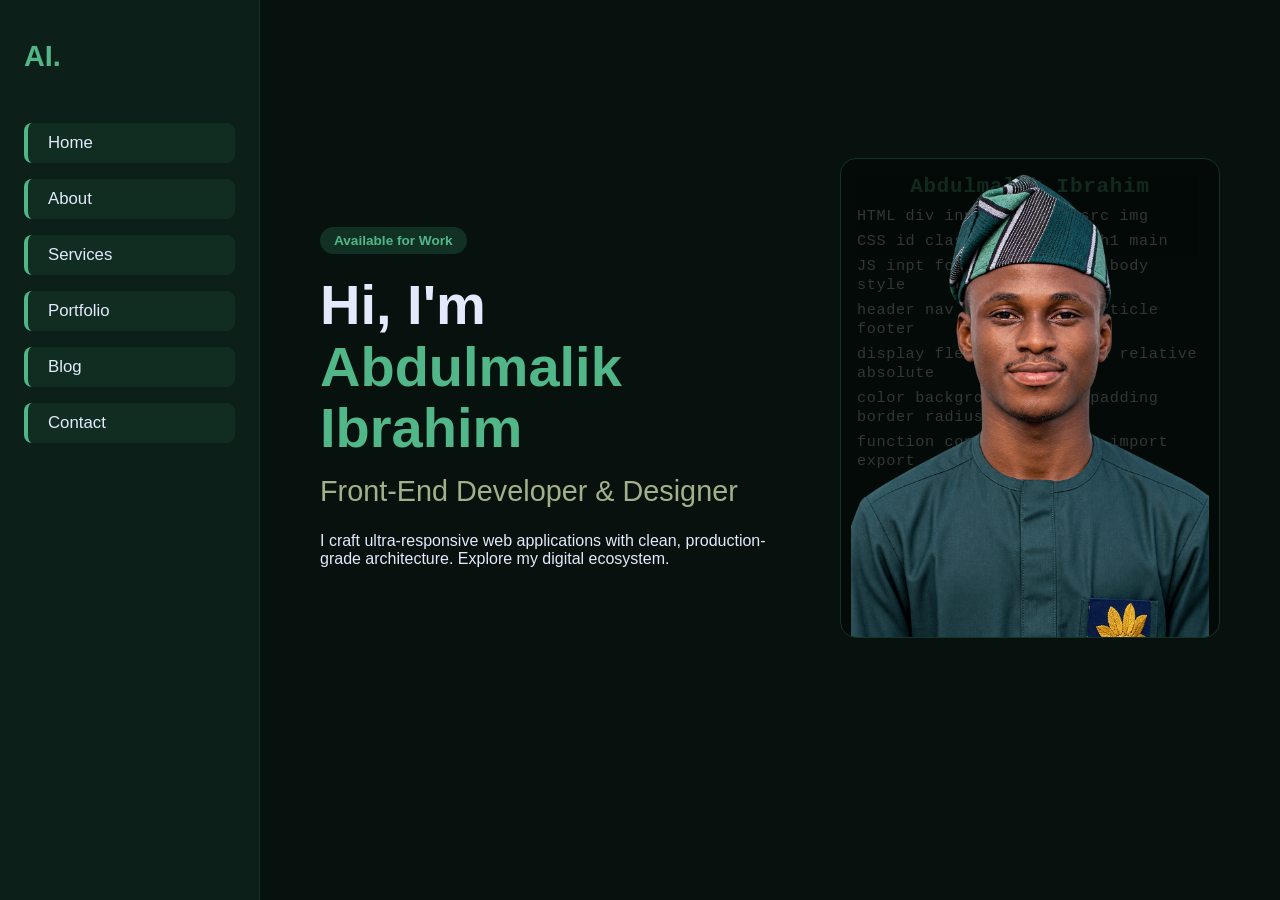
<file: Index.html>
<!doctype html>
<html lang="en">
  <head>
    <meta charset="UTF-8" />
    <meta name="viewport" content="width=device-width, initial-scale=1.0" />
    <title>Abdulmalik Ibrahim | Portfolio</title>
    <link rel="stylesheet" href="styles/style.css" />
  </head>
  <body>
    <!-- FIXED NAVIGATION SIDEBAR -->
    <nav class="sidebar">
      <div class="logo">AI.</div>
      <ul class="nav-links">
        <li>
          <a href="index.html" class="nav-btn active" id="nav-home">Home</a>
        </li>
        <li>
          <a href="pages/about.html" class="nav-btn active" id="nav-about">About</a>
        </li>
        <li>
          <a href="pages/services.html" class="nav-btn active" id="nav-services"
            >Services</a
          >
        </li>
        <li>
          <a href="pages/portfolio.html" class="nav-btn active" id="nav-portfolio"
            >Portfolio</a
          >
        </li>
        <li>
          <a href="pages/blog.html" class="nav-btn active" id="nav-blog">Blog</a>
        </li>
        <li>
          <a href="pages/contact.html" class="nav-btn active" id="nav-contact"
            >Contact</a
          >
        </li>
      </ul>
    </nav>

    <!-- MAIN CONTENT CONTAINER -->
    <main class="content-wrapper">
      <!-- HOME PAGE -->
      <section id="home" class="page-section active">
        <div class="hero-flex">
          <div class="hero-text">
            <span class="badge">Available for Work</span>
            <h1>Hi, I'm <span class="highlight">Abdulmalik Ibrahim</span></h1>
            <h2>Front-End Developer & Designer</h2>
            <p>
              I craft ultra-responsive web applications with clean,
              production-grade architecture. Explore my digital ecosystem.
            </p>
            <!-- <div class="cta-group">
            <a href="#portfolio" class="btn primary" onclick="switchPage('portfolio')">View My Portfolio</a>
            <a href="#contact" class="btn secondary" onclick="switchPage('contact')">Let's Talk</a>
          </div> -->
          </div>

          <!-- THE PORTRAIT HERO CONTAINER -->
          <div class="hero-image-frame">
            <!-- Layer 2: Fixed HTML Code Matrix -->
            <div class="fixed-code-bg">
              <section class="profile"></section>
              <h1>Abdulmalik Ibrahim</h1>
              <div class="skills">
                <span>HTML div input section src img </span>
                <span>CSS id class select form h1 main </span>
                <span>JS inpt form ref link alt body style </span>
                <span>header nav main section article footer </span>
                <span>display flex grid position relative absolute </span>
                <span>color background margin padding border radius </span>
                <span>function const let return import export </span>
              </div>
              <p class="outfit"></p>
              <!-- Green Attire Active -->
            </div>
            <img
              src="asset/image/my-picture.png"
              alt="Abdulmalik Ibrahim"
              class="profile-img"
            />
          </div>
        </div>
      </section>
    </main>

    <!-- CORE PAGE ROUTER ACTION -->
    <script src="script/index.js"></script>
  </body>
</html>
</file>
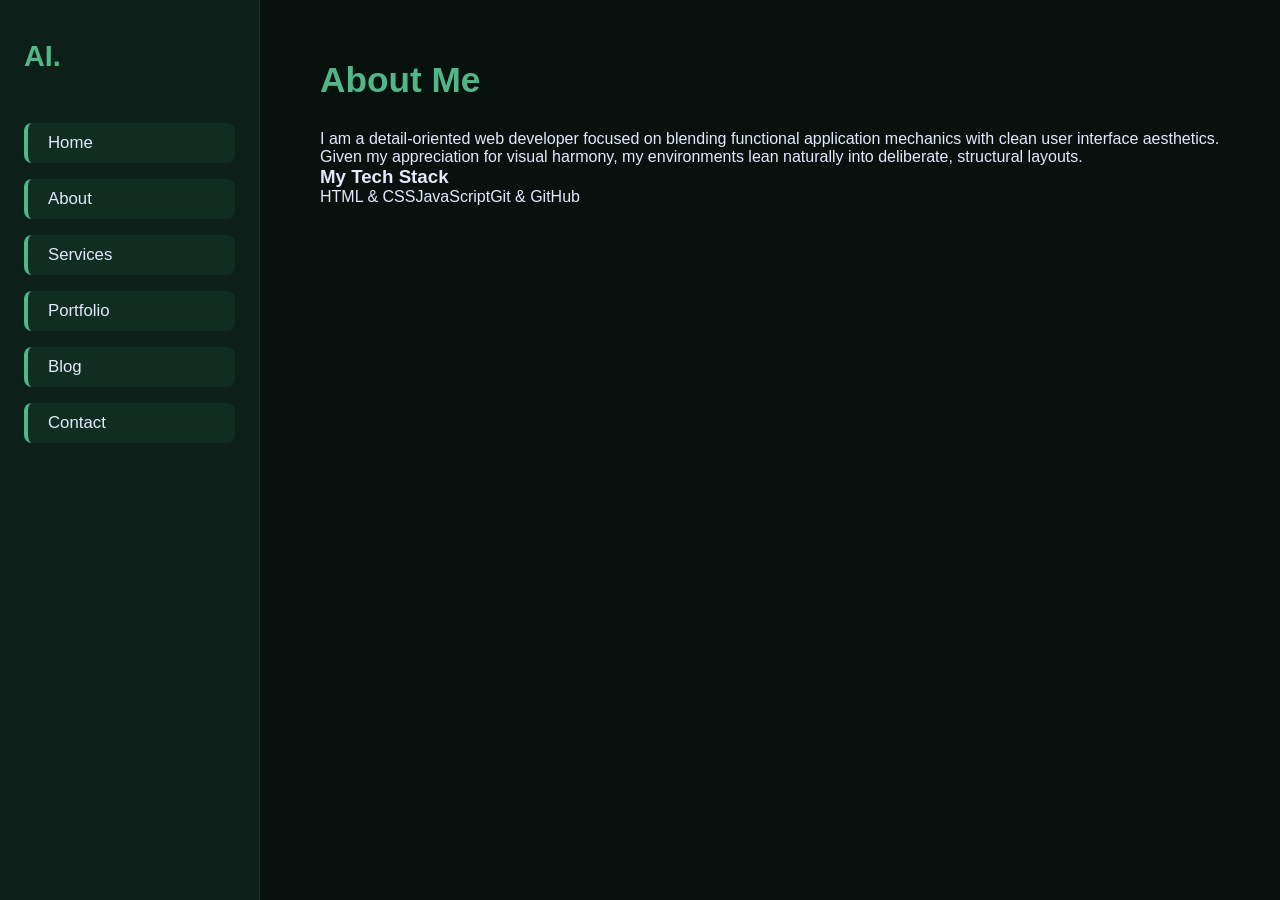
<file: pages/about.html>
<!doctype html>
<html lang="en">
  <head>
    <meta charset="UTF-8" />
    <meta name="viewport" content="width=device-width, initial-scale=1.0" />
    <title>About me | Abdulmalik Ibrahim</title>
    <link rel="stylesheet" href="../styles/style.css" />
  </head>
  <body>
    <nav class="sidebar">
      <div class="logo">AI.</div>
      <ul class="nav-links">
        <li>
          <a href="../index.html" class="nav-btn active" id="nav-home">Home</a>
        </li>
        <li>
          <a href="about.html" class="nav-btn active" id="nav-about">About</a>
        </li>
        <li>
          <a href="services.html" class="nav-btn active" id="nav-services"
            >Services</a
          >
        </li>
        <li>
          <a href="portfolio.html" class="nav-btn active" id="nav-portfolio"
            >Portfolio</a
          >
        </li>
        <li>
          <a href="blog.html" class="nav-btn active" id="nav-blog">Blog</a>
        </li>
        <li>
          <a href="contact.html" class="nav-btn active" id="nav-contact"
            >Contact</a
          >
        </li>
      </ul>
    </nav>
    <!-- ABOUT PAGE -->
    <!-- <nav class="sidebar">....</nav> -->

    <main class="content-wrapper">
      <section id="about" class="page-section active">
        <h1 class="page-title">About Me</h1>
        <div class="about-grid">
          <div class="about-bio">
            <p>
              I am a detail-oriented web developer focused on blending
              functional application mechanics with clean user interface
              aesthetics. Given my appreciation for visual harmony, my
              environments lean naturally into deliberate, structural layouts.
            </p>
            <h3>My Tech Stack</h3>
            <div class="stack-tags">
              <span>HTML & CSS</span><span>JavaScript</span
              ><span>Git & GitHub</span>
            </div>
          </div>
        </div>
      </section>
    </main>

    <script src="../script/index.js"></script>
  </body>
</html>
</file>
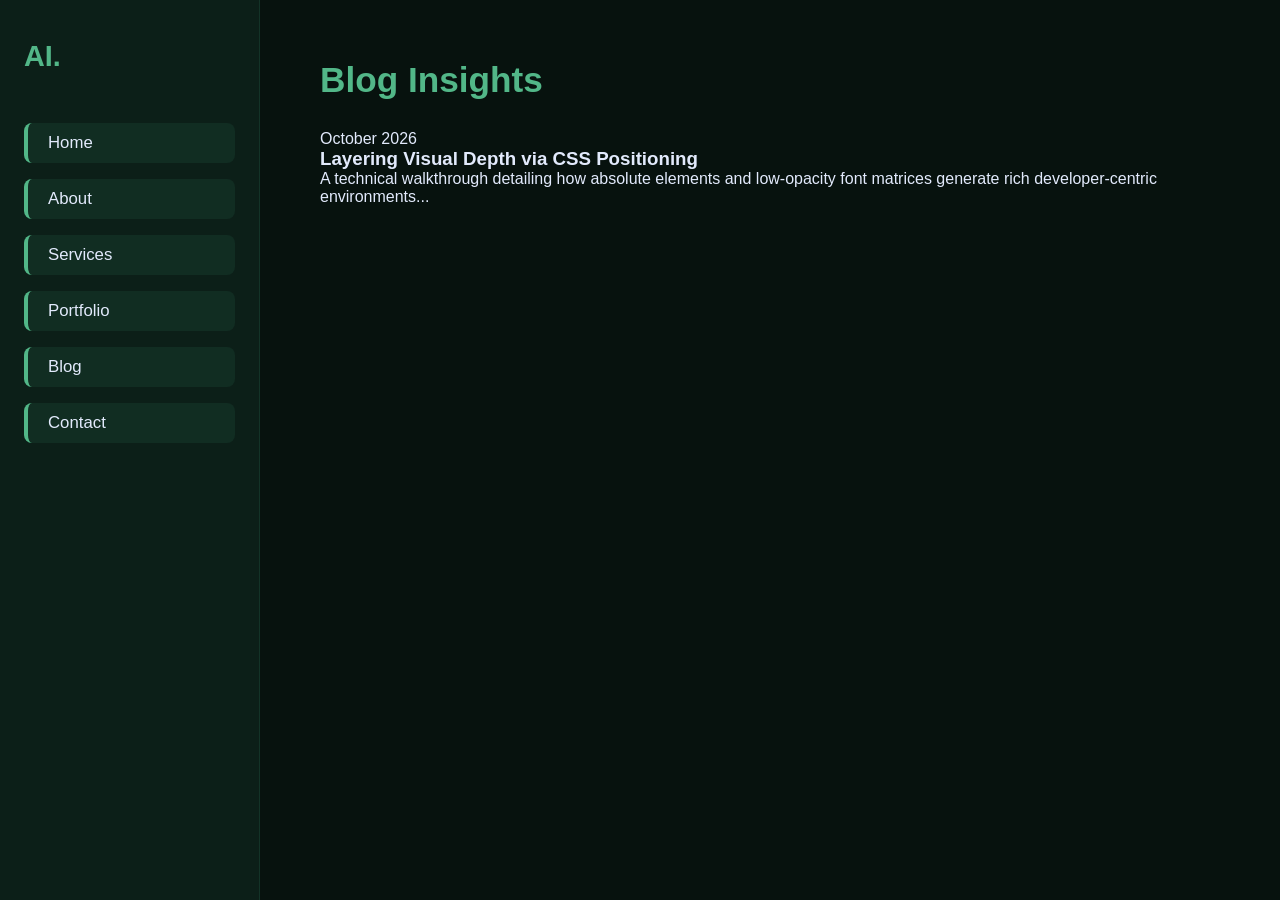
<file: pages/blog.html>
<!doctype html>
<html lang="en">
  <head>
    <meta charset="UTF-8" />
    <meta name="viewport" content="width=device-width, initial-scale=1.0" />
    <title>Blog Insights | Abdulmalik Ibrahim</title>
    <link rel="stylesheet" href="../styles/style.css" />
  </head>
  <body>
     <!-- FIXED NAVIGATION SIDEBAR -->
    <nav class="sidebar">
      <div class="logo">AI.</div>
      <ul class="nav-links">
        <li>
          <a href="../index.html" class="nav-btn active" id="nav-home">Home</a>
        </li>
        <li>
          <a href="about.html" class="nav-btn active" id="nav-about">About</a>
        </li>
        <li>
          <a href="services.html" class="nav-btn active" id="nav-services"
            >Services</a
          >
        </li>
        <li>
          <a href="portfolio.html" class="nav-btn active" id="nav-portfolio"
            >Portfolio</a
          >
        </li>
        <li>
          <a href="blog.html" class="nav-btn active" id="nav-blog">Blog</a>
        </li>
        <li>
          <a href="contact.html" class="nav-btn active" id="nav-contact"
            >Contact</a
          >
        </li>
      </ul>
    </nav>
    <!-- BLOG PAGE -->
    <!-- <nav class="sidebar">...</nav> -->
    <main class="content-wrapper">
      <section id="blog" class="page-section">
        <h1 class="page-title">Blog Insights</h1>
        <div class="blog-list">
          <article class="blog-item">
            <span class="date">October 2026</span>
            <h3>Layering Visual Depth via CSS Positioning</h3>
            <p>
              A technical walkthrough detailing how absolute elements and
              low-opacity font matrices generate rich developer-centric
              environments...
            </p>
          </article>
        </div>
      </section>
    </main>
  </body>
</html>
</file>
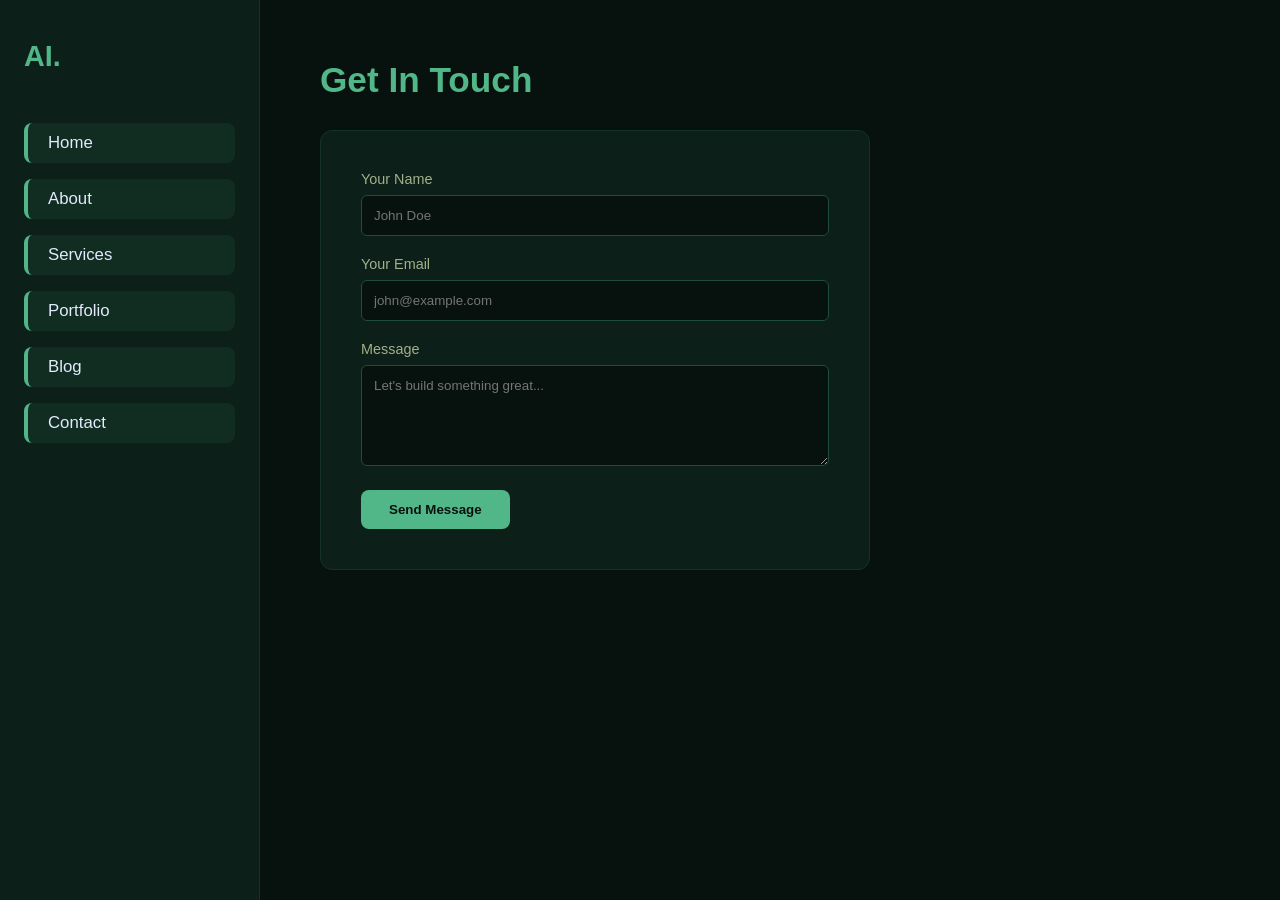
<file: pages/contact.html>
<!doctype html>
<html lang="en">
  <head>
    <meta charset="UTF-8" />
    <meta name="viewport" content="width=device-width, initial-scale=1.0" />
    <title>Get in touch | Abdulmalik Ibrahim</title>
    <link rel="stylesheet" href="../styles/style.css" />
  </head>
  <body>
     <!-- FIXED NAVIGATION SIDEBAR -->
    <nav class="sidebar">
      <div class="logo">AI.</div>
      <ul class="nav-links">
        <li>
          <a href="../index.html" class="nav-btn active" id="nav-home">Home</a>
        </li>
        <li>
          <a href="about.html" class="nav-btn active" id="nav-about">About</a>
        </li>
        <li>
          <a href="services.html" class="nav-btn active" id="nav-services"
            >Services</a
          >
        </li>
        <li>
          <a href="portfolio.html" class="nav-btn active" id="nav-portfolio"
            >Portfolio</a
          >
        </li>
        <li>
          <a href="blog.html" class="nav-btn active" id="nav-blog">Blog</a>
        </li>
        <li>
          <a href="contact.html" class="nav-btn active" id="nav-contact"
            >Contact</a
          >
        </li>
      </ul>
    </nav>
    <!-- CONTACT PAGE -->
    <!-- <nav class="sidebar"></nav> -->
    <main class="content-wrapper">
      <section id="contact" class="page-section">
        <h1 class="page-title">Get In Touch</h1>
        <form class="contact-form" onsubmit="event.preventDefault()">
          <div class="form-group">
            <label>Your Name</label>
            <input type="text" placeholder="John Doe" required />
          </div>
          <div class="form-group">
            <label>Your Email</label>
            <input type="email" placeholder="john@example.com" required />
          </div>
          <div class="form-group">
            <label>Message</label>
            <textarea
              rows="5"
              placeholder="Let's build something great..."
              required
            ></textarea>
          </div>
          <button type="submit" class="btn primary">Send Message</button>
        </form>
      </section>
    </main>
  </body>
</html>
</file>
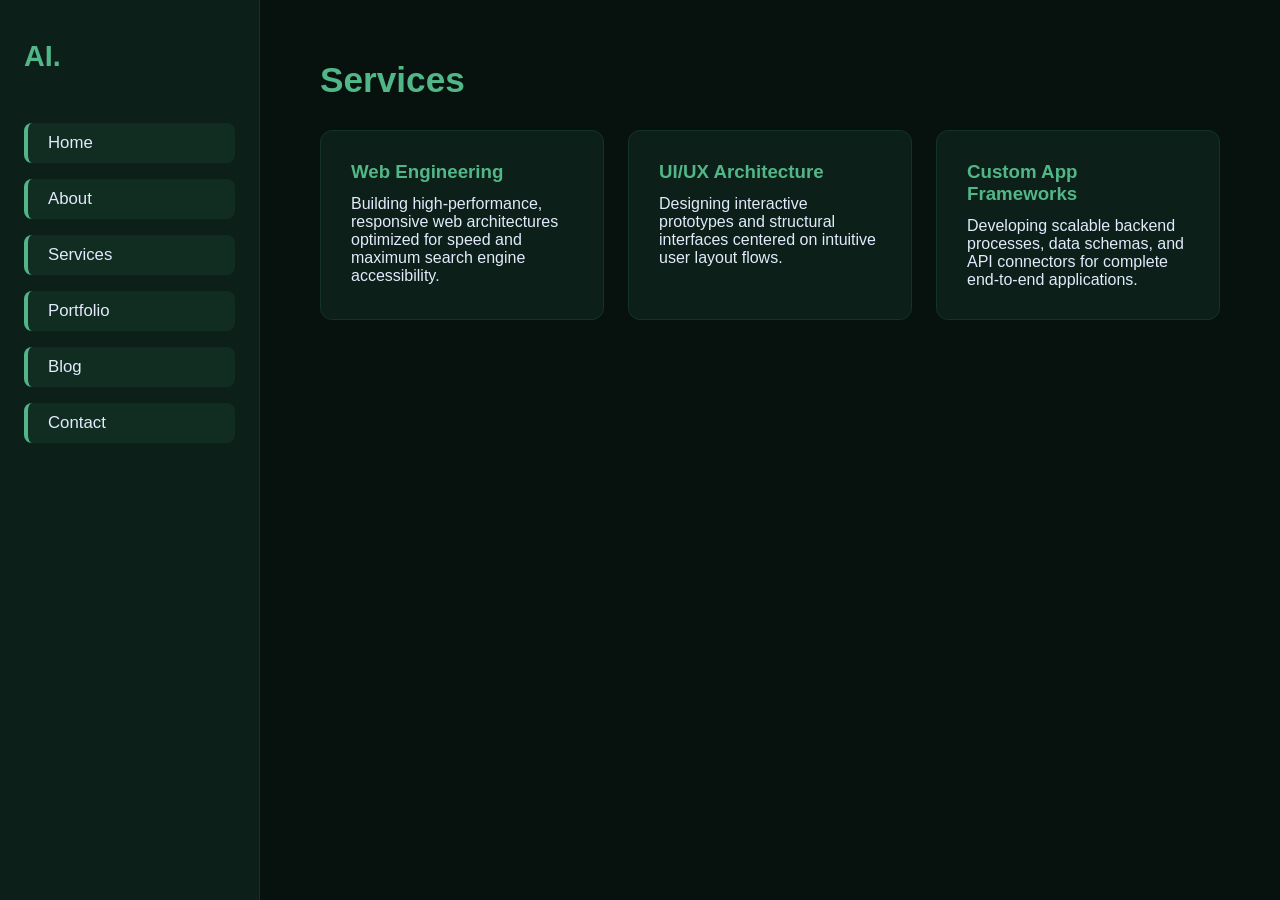
<file: pages/services.html>
<!doctype html>
<html lang="en">
  <head>
    <meta charset="UTF-8" />
    <meta name="viewport" content="width=device-width, initial-scale=1.0" />
    <title>Services | Abdulmalik Ibrahim</title>
    <link rel="stylesheet" href="../styles/style.css" />
  </head>
  <body>
     <!-- FIXED NAVIGATION SIDEBAR -->
    <nav class="sidebar">
      <div class="logo">AI.</div>
      <ul class="nav-links">
        <li>
          <a href="../index.html" class="nav-btn active" id="nav-home">Home</a>
        </li>
        <li>
          <a href="about.html" class="nav-btn active" id="nav-about">About</a>
        </li>
        <li>
          <a href="services.html" class="nav-btn active" id="nav-services"
            >Services</a
          >
        </li>
        <li>
          <a href="portfolio.html" class="nav-btn active" id="nav-portfolio"
            >Portfolio</a
          >
        </li>
        <li>
          <a href="blog.html" class="nav-btn active" id="nav-blog">Blog</a>
        </li>
        <li>
          <a href="contact.html" class="nav-btn active" id="nav-contact"
            >Contact</a
          >
        </li>
      </ul>
    </nav>
    <!-- SERVICES PAGE -->
    <!-- <nav class="sidebar"></nav> -->
    <main class="content-wrapper">
      <section id="services" class="page-section">
        <h1 class="page-title">Services</h1>
        <div class="cards-grid">
          <div class="card">
            <h3>Web Engineering</h3>
            <p>
              Building high-performance, responsive web architectures optimized
              for speed and maximum search engine accessibility.
            </p>
          </div>
          <div class="card">
            <h3>UI/UX Architecture</h3>
            <p>
              Designing interactive prototypes and structural interfaces
              centered on intuitive user layout flows.
            </p>
          </div>
          <div class="card">
            <h3>Custom App Frameworks</h3>
            <p>
              Developing scalable backend processes, data schemas, and API
              connectors for complete end-to-end applications.
            </p>
          </div>
        </div>
      </section>
    </main>
  </body>
</html>
</file>
<file: styles/style.css>
/* RESET & VARIABLE DEFINITIONS */
* {
  margin: 0;
  padding: 0;
  box-sizing: border-box;
  font-family: 'Segoe UI', Tahoma, Geneva, Verdana, sans-serif;
}

:root {
  --bg-deep: #07120e;       /* Deepest canvas backdrop */
  --bg-surface: #0c1f18;    /* Layered card/box backdrop */
  --accent-mint: #52b788;   /* Primary green highlight color */
  --accent-glow: #74c69d;   /* Lighter glow text code color */
  --text-main: #e2eafc;     /* Primary text color */
  --text-muted: #a3b18a;    /* Subdued gray-green details */
}

body {
  background-color: var(--bg-deep);
  color: var(--text-main);
  display: flex;
  min-height: 100vh;
  overflow-x: hidden;
}

/* SIDEBAR LAYOUT STYLING */
.sidebar {
  width: 260px;
  background-color: var(--bg-surface);
  border-right: 1px solid #133327;
  padding: 40px 24px;
  position: fixed;
  height: 100vh;
  left: 0;
  top: 0;
  z-index: 10;
}

.logo {
  font-size: 1.8rem;
  font-weight: 800;
  color: var(--accent-mint);
  margin-bottom: 50px;
}

.nav-links {
  list-style: none;
}

.nav-links li {
  margin-bottom: 16px;
}

.nav-btn {
  text-decoration: none;
  color: var(--text-muted);
  font-size: 1.05rem;
  display: block;
  padding: 10px 14px;
  border-radius: 8px;
  transition: all 0.25s ease;
}

.nav-btn:hover, .nav-btn.active {
  color: var(--text-main);
  background-color: #112d22;
  padding-left: 20px;
}

.nav-btn.active {
  border-left: 4px solid var(--accent-mint);
}

/* MAIN BODY PAGE WRAPPING SCREEN */
.content-wrapper {
  margin-left: 260px;
  padding: 60px;
  width: calc(100% - 260px);
  min-height: 100vh;
}

/* INTERACTIVE PAGE DISPLAY LOGIC */
.page-section {
  display: block !important;
  animation: pageFadeIn 0.4s forwards ease-out;

}

.page-section.active {
  display: block !important;
  opacity: 1;
  transform: translateY(0);

}

@keyframes pageFadeIn {
  from { opacity: 0; transform: translateY(12px); }
  to { opacity: 1; transform: translateY(0); }
}

.page-title {
  font-size: 2.2rem;
  margin-bottom: 30px;
  color: var(--accent-mint);
}

/* HERO SECTION ELEMENTS & PHOTO LAYERS */
.hero-flex {
  display: flex;
  align-items: center;
  justify-content: space-between;
  gap: 40px;
  min-height: 75vh;
}

.hero-text {
  flex: 1;
  max-width: 600px;
}

.badge {
  background-color: #113124;
  color: var(--accent-mint);
  padding: 6px 14px;
  border-radius: 20px;
  font-size: 0.85rem;
  font-weight: 600;
  display: inline-block;
  margin-bottom: 20px;
}

.hero-text h1 {
  font-size: 3.5rem;
  line-height: 1.1;
  margin-bottom: 16px;
}

.highlight {
  color: var(--accent-mint);
}

.hero-text h2 {
  font-size: 1.8rem;
  color: var(--text-muted);
  margin-bottom: 24px;
  font-weight: 400;
}

.cta-group {
  display: flex;
  gap: 16px;
  margin-top: 35px;
}

.btn {
  text-decoration: none;
  padding: 12px 28px;
  border-radius: 8px;
  font-weight: 600;
  transition: transform 0.2s, background 0.2s;
  cursor: pointer;
  border: none;
}

.btn.primary {
  background-color: var(--accent-mint);
  color: var(--bg-deep);
}

.btn.primary:hover {
  background-color: var(--accent-glow);
  transform: translateY(-2px);
}

.btn.secondary {
  background-color: transparent;
  color: var(--text-main);
  border: 1px solid #1e4d3a;
}

.btn.secondary:hover {
  background-color: #113124;
}

/* 📐 THE COMPONENT HOUSING THE FIXED HTML BACKGROUND MATRIX */
.hero-image-frame {
  position: relative;          /* Layer 1 Frame Constraint */
  width: 380px;
  height: 480px;
  flex: 0 0 380px;
  background-color: #040a08;
  border-radius: 16px;
  overflow: hidden;
  border: 1px solid #133327;
}

/* Layer 2: Subtle code overlay above the frame's photo background */
.fixed-code-bg {
  position: absolute;
  top: 0;
  left: 0;
  width: 100%;
  height: 100%;
  z-index: 2;
  font-family: 'Courier New', Courier, monospace;
  font-size: 0.85rem;
  color: var(--accent-mint);
  opacity: 0.18;
  padding: 16px;
  line-height: 1.4;
  user-select: none;
  pointer-events: none;
  display: flex;
  flex-direction: column;
}

.fixed-code-bg h1 {
  width: 100%;
  font-family: 'Courier New', Courier, monospace;
  font-size: 1.3rem;
  letter-spacing: 0.04em;
  line-height: 1.2;
  margin-bottom: 8px;
  overflow-wrap: anywhere;
  text-align: center;
}

.fixed-code-bg .skills {
  width: 100%;
  flex: 1;
  display: flex;
  flex-direction: column;
  justify-content: flex-start;
  gap: 6px;
}

.fixed-code-bg .skills span {
  display: block;
  width: 100%;
  font-family: 'Courier New', Courier, monospace;
  color: white;
  font-size: 0.95rem;
  letter-spacing: 0.04em;
  line-height: 1.25;
  overflow-wrap: anywhere;
}

/* Transparent portrait reveals the frame background around the subject */
.profile-img {
  position: absolute;
  inset: 0;
  z-index: 3;
  width: 100%;
  height: 100%;
  object-fit: contain;
  object-position: bottom center;
}

@media (max-width: 1000px) {
  .hero-flex {
    flex-direction: column;
    align-items: stretch;
    justify-content: center;
    gap: 32px;
  }

  .hero-image-frame {
    align-self: center;
    flex: 0 1 auto;
    width: min(100%, 380px);
  }
}

/* BOX GRIDS & RESPONSIVE GRID ASSETS */
.cards-grid {
  display: grid;
  grid-template-columns: repeat(auto-fit, minmax(280px, 1fr));
  gap: 24px;
  margin-top: 20px;
}

.card {
  background-color: var(--bg-surface);
  border: 1px solid #133327;
  padding: 30px;
  border-radius: 12px;
}

.card h3 {
  color: var(--accent-mint);
  margin-bottom: 12px;
}

.project-img-placeholder {
  width: 100%;
  height: 180px;
  background-color: #07120e;
  border-radius: 6px;
  margin-bottom: 16px;
  display: flex;
  align-items: center;
  justify-content: center;
  color: var(--text-muted);
  font-size: 0.9rem;
  border: 1px dashed #1e4d3a;
}

.project-image {
  display: block;
  width: 100%;
  height: 180px;
  object-fit: contain;
  background-color: #07120e;
  border-radius: 6px;
  margin-bottom: 16px;
}

/* CONTACT INPUT SHEETS */
.contact-form {
  max-width: 550px;
  background-color: var(--bg-surface);
  padding: 40px;
  border-radius: 12px;
  border: 1px solid #133327;
}

.form-group {
  margin-bottom: 20px;
}

.form-group label {
  display: block;
  margin-bottom: 8px;
  color: var(--text-muted);
  font-size: 0.9rem;
}

.form-group input, .form-group textarea {
  width: 100%;
  padding: 12px;
  background-color: var(--bg-deep);
  border: 1px solid #1e4d3a;
  border-radius: 6px;
  color: var(--text-main);
  outline: none;
}

.form-group input:focus, .form-group textarea:focus {
  border-color: var(--accent-mint);
}
</file>
